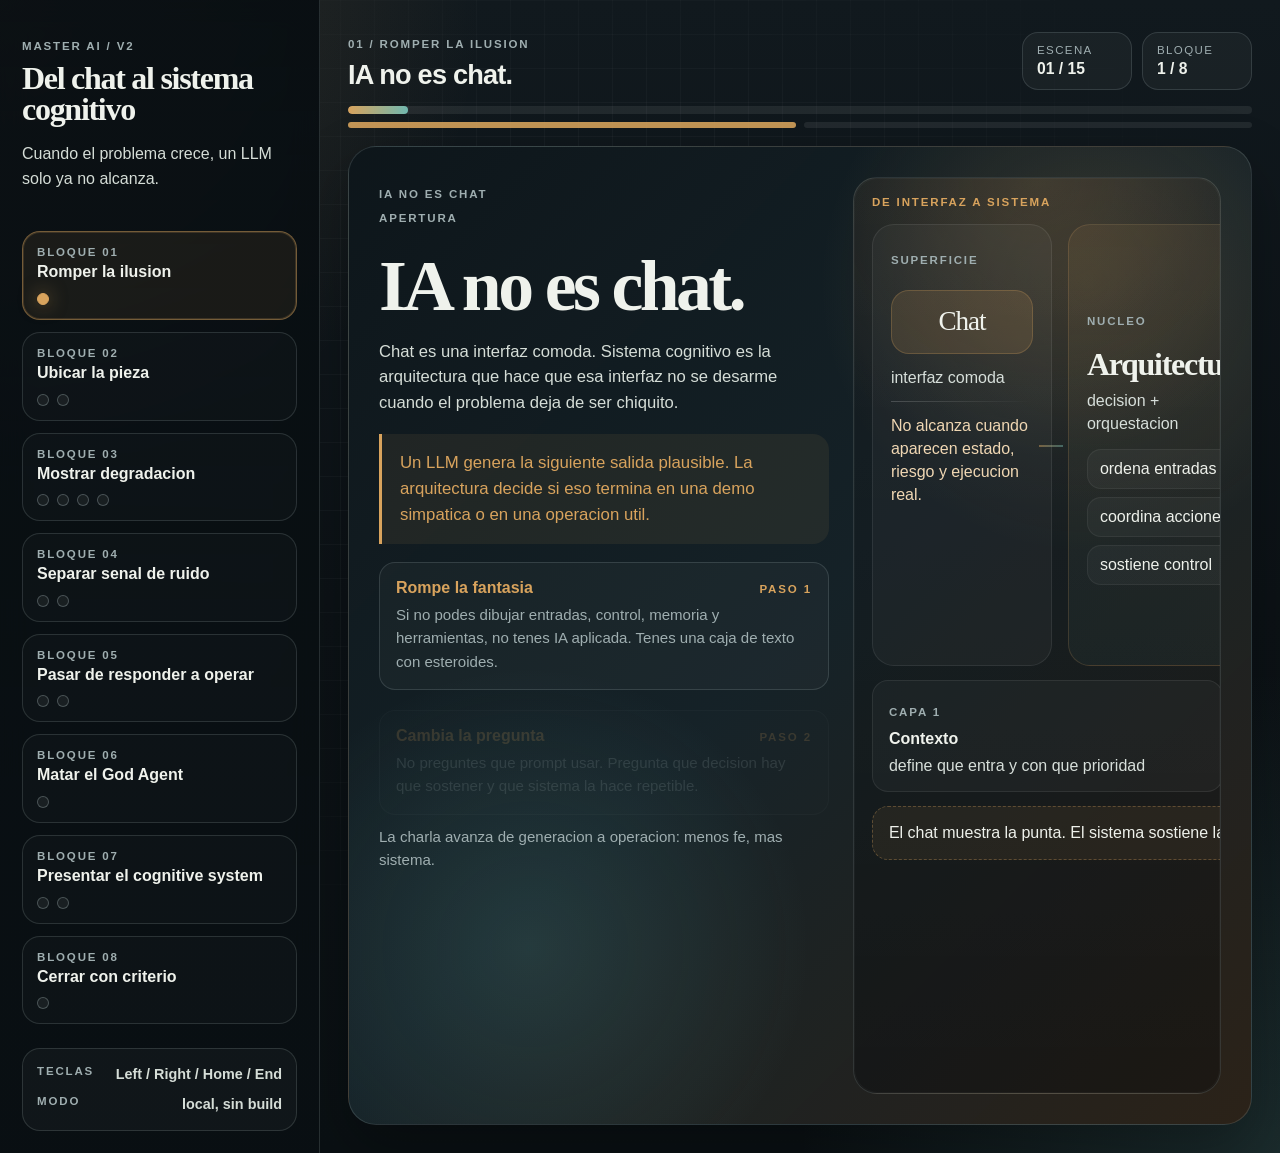
<file: capitulo-1/index.html>
<!doctype html>
<html lang="es">
  <head>
    <meta charset="UTF-8" />
    <meta name="viewport" content="width=device-width, initial-scale=1.0" />
    <title>IA no es chat - V2</title>
    <link rel="stylesheet" href="./styles.css" />
  </head>
  <body>
    <div class="shell">
      <aside class="rail" aria-label="Indice narrativo">
        <div class="rail-header">
          <p class="rail-kicker">MASTER AI / V2</p>
          <h1>Del chat al sistema cognitivo</h1>
          <p class="rail-copy">
            Cuando el problema crece, un LLM solo ya no alcanza.
          </p>
        </div>

        <nav id="scene-index" class="rail-index"></nav>

        <div class="rail-footer">
          <p><span>Teclas</span> <strong>Left / Right / Home / End</strong></p>
          <p><span>Modo</span> <strong>local, sin build</strong></p>
        </div>
      </aside>

      <main class="main-stage">
        <header class="topbar">
          <div>
            <p id="current-block-label" class="topbar-label"></p>
            <h2 id="current-scene-title" class="topbar-title"></h2>
          </div>

          <div class="topbar-status">
            <div class="status-pill">
              <span>Escena</span>
              <strong id="scene-counter"></strong>
            </div>
            <div class="status-pill">
              <span>Bloque</span>
              <strong id="block-counter"></strong>
            </div>
          </div>
        </header>

        <div class="progress-shell" aria-hidden="true">
          <div class="progress-track">
            <div id="progress-fill" class="progress-fill"></div>
          </div>
          <div id="step-progress" class="step-progress"></div>
        </div>

        <section id="scene-stage" class="scene-stage" aria-live="polite"></section>
      </main>
    </div>

    <script src="./app.js"></script>
  </body>
</html>
</file>
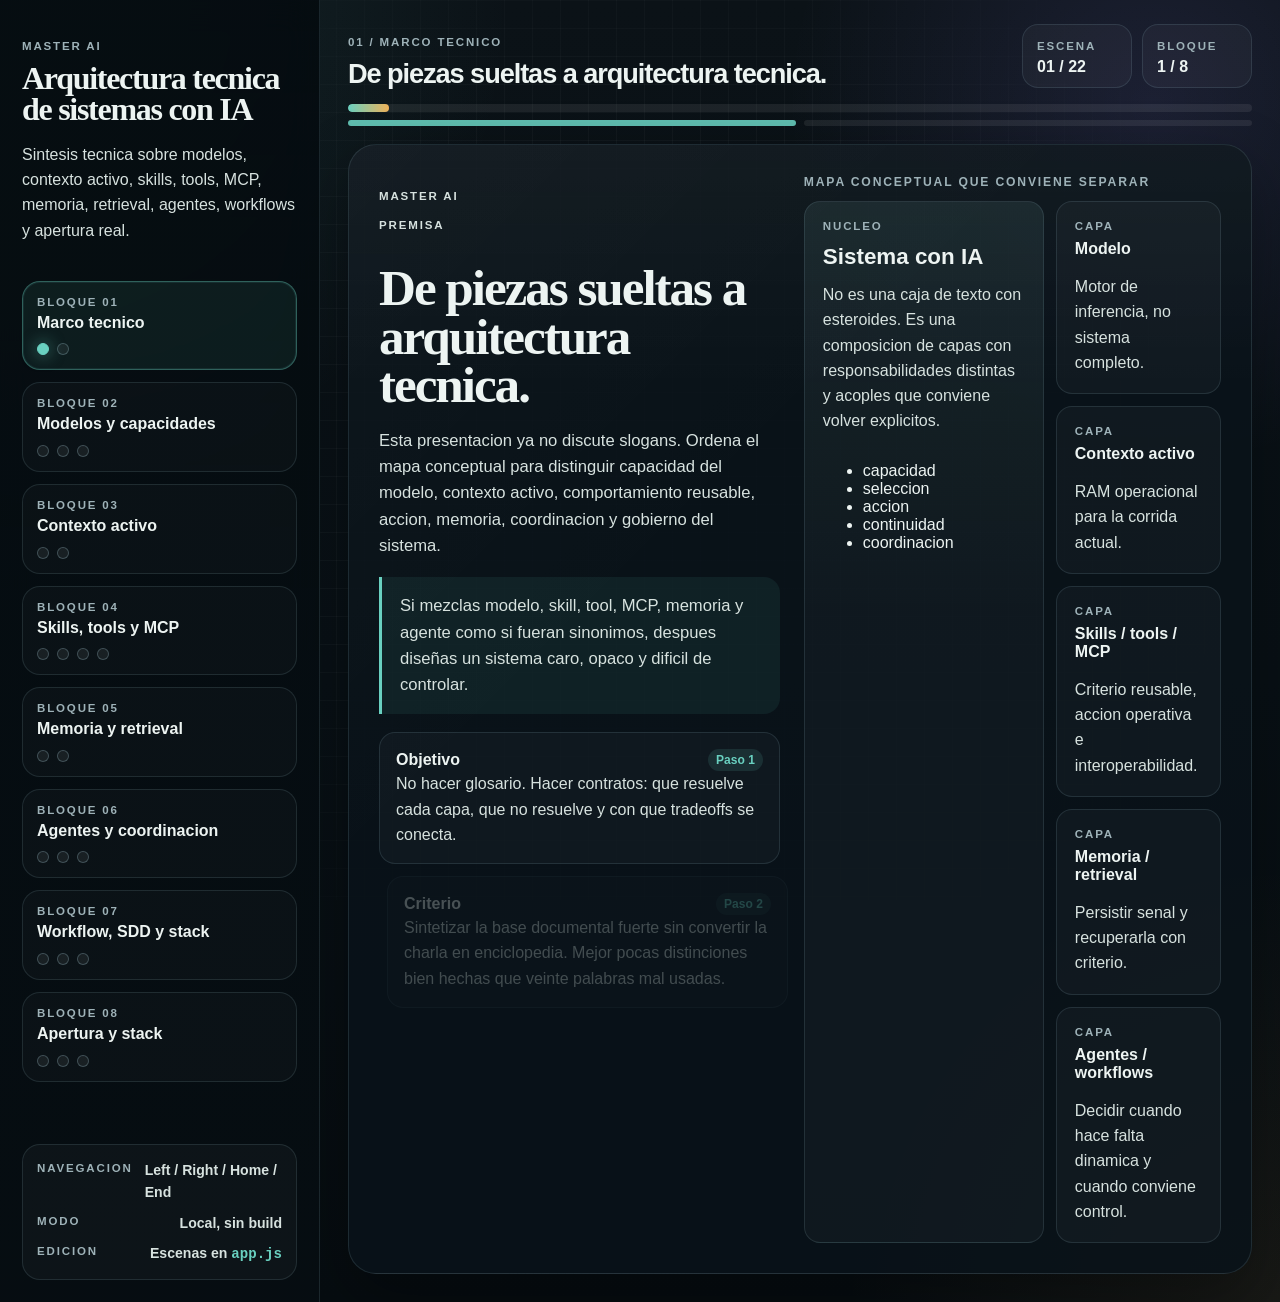
<file: capitulo-2/index.html>
<!doctype html>
<html lang="es">
  <head>
    <meta charset="UTF-8" />
    <meta name="viewport" content="width=device-width, initial-scale=1.0" />
    <title>Arquitectura tecnica de sistemas con IA</title>
    <link rel="stylesheet" href="./styles.css" />
  </head>
  <body>
    <div class="app-shell">
      <aside class="rail" aria-label="Indice tecnico">
        <div class="rail-head">
          <p class="eyebrow">MASTER AI</p>
          <h1>Arquitectura tecnica de sistemas con IA</h1>
          <p class="rail-copy">
            Sintesis tecnica sobre modelos, contexto activo, skills, tools,
            MCP, memoria, retrieval, agentes, workflows y apertura real.
          </p>
        </div>

        <nav id="scene-index" class="scene-index"></nav>

        <div class="rail-foot">
          <p><span>Navegacion</span><strong>Left / Right / Home / End</strong></p>
          <p><span>Modo</span><strong>Local, sin build</strong></p>
          <p><span>Edicion</span><strong>Escenas en <code>app.js</code></strong></p>
        </div>
      </aside>

      <main class="main-shell">
        <header class="topbar">
          <div>
            <p id="current-block-label" class="eyebrow"></p>
            <h2 id="current-scene-title"></h2>
          </div>

          <div class="topbar-stats">
            <div class="stat-box">
              <span>Escena</span>
              <strong id="scene-counter"></strong>
            </div>
            <div class="stat-box">
              <span>Bloque</span>
              <strong id="block-counter"></strong>
            </div>
          </div>
        </header>

        <section class="progress-panel" aria-hidden="true">
          <div class="progress-track">
            <div id="progress-fill" class="progress-fill"></div>
          </div>
          <div id="step-progress" class="step-progress"></div>
        </section>

        <section id="scene-stage" class="scene-stage" aria-live="polite"></section>
      </main>
    </div>

    <script src="./app.js"></script>
  </body>
</html>
</file>
<file: capitulo-1/styles.css>
:root {
  --bg: #0f1519;
  --panel: rgba(15, 24, 29, 0.78);
  --panel-soft: rgba(20, 31, 37, 0.62);
  --panel-strong: rgba(23, 37, 44, 0.92);
  --line: rgba(189, 209, 210, 0.16);
  --line-strong: rgba(189, 209, 210, 0.3);
  --text: #eff2ec;
  --muted: #9faeb0;
  --accent: #d8a35d;
  --accent-soft: #72b9b0;
  --accent-hot: #e0644f;
  --ink: #071014;
  --shadow: 0 24px 60px rgba(0, 0, 0, 0.28);
  --radius-xl: 28px;
  --radius-lg: 22px;
  --radius-md: 16px;
  --sans: "Aptos", "Segoe UI Variable", "Trebuchet MS", sans-serif;
  --serif: "Iowan Old Style", "Palatino Linotype", "Book Antiqua", serif;
  --mono: "Cascadia Code", "Consolas", monospace;
}

* {
  box-sizing: border-box;
}

html,
body {
  margin: 0;
  min-height: 100%;
}

body {
  min-height: 100vh;
  background:
    radial-gradient(circle at top left, rgba(216, 163, 93, 0.18), transparent 28%),
    radial-gradient(circle at bottom right, rgba(114, 185, 176, 0.16), transparent 28%),
    linear-gradient(180deg, #11191e, #0c1216 52%, #0a1013);
  color: var(--text);
  font-family: var(--sans);
}

body::before {
  content: "";
  position: fixed;
  inset: 0;
  background-image:
    linear-gradient(rgba(255, 255, 255, 0.03) 1px, transparent 1px),
    linear-gradient(90deg, rgba(255, 255, 255, 0.03) 1px, transparent 1px);
  background-size: 34px 34px;
  mask-image: radial-gradient(circle at center, black 42%, transparent 86%);
  pointer-events: none;
}

.shell {
  position: relative;
  z-index: 1;
  display: grid;
  grid-template-columns: 320px minmax(0, 1fr);
  min-height: 100vh;
}

.rail {
  display: grid;
  grid-template-rows: auto 1fr auto;
  gap: 24px;
  padding: 28px 22px 22px;
  border-right: 1px solid var(--line);
  background: linear-gradient(180deg, rgba(8, 14, 18, 0.92), rgba(10, 16, 19, 0.82));
  backdrop-filter: blur(14px);
}

.rail-header h1 {
  margin: 8px 0 10px;
  font-family: var(--serif);
  font-size: 2rem;
  line-height: 0.98;
  letter-spacing: -0.04em;
}

.rail-kicker,
.topbar-label,
.scene-eyebrow,
.scene-kicker,
.index-block-label,
.metric-label,
.comparison-label,
.diagram-label,
.step-chip,
.visual-caption,
.rail-footer span {
  color: var(--muted);
  font-size: 0.72rem;
  font-weight: 700;
  letter-spacing: 0.16em;
  text-transform: uppercase;
}

.rail-copy,
.scene-lead,
.scene-thesis,
.scene-note,
.comparison-copy,
.metric-value,
.workflow-caption,
.architecture-copy,
.control-copy,
.tool-copy,
.memory-copy,
.pressure-copy,
.window-copy,
.decay-copy,
.retrieval-copy,
.system-copy,
.rail-footer p {
  color: #d5ddd7;
  line-height: 1.55;
}

.rail-index {
  display: grid;
  gap: 12px;
  align-content: start;
}

.index-block {
  padding: 14px;
  border: 1px solid var(--line);
  border-radius: 18px;
  background: rgba(255, 255, 255, 0.02);
}

.index-block.is-active {
  border-color: rgba(216, 163, 93, 0.48);
  background: rgba(216, 163, 93, 0.08);
  box-shadow: inset 0 0 0 1px rgba(216, 163, 93, 0.18);
}

.index-block button,
.scene-dot {
  cursor: pointer;
}

.index-block-title {
  display: flex;
  flex-direction: column;
  gap: 5px;
  width: 100%;
  padding: 0;
  border: 0;
  background: transparent;
  color: var(--text);
  text-align: left;
}

.index-block-name {
  font-size: 1rem;
  font-weight: 700;
  line-height: 1.1;
}

.index-dots {
  display: flex;
  flex-wrap: wrap;
  gap: 8px;
  margin-top: 12px;
}

.scene-dot {
  width: 12px;
  height: 12px;
  padding: 0;
  border: 1px solid var(--line-strong);
  border-radius: 999px;
  background: rgba(255, 255, 255, 0.05);
}

.scene-dot.is-active {
  border-color: var(--accent);
  background: var(--accent);
  box-shadow: 0 0 18px rgba(216, 163, 93, 0.5);
}

.scene-dot.is-viewed {
  border-color: rgba(114, 185, 176, 0.6);
  background: rgba(114, 185, 176, 0.3);
}

.rail-footer {
  display: grid;
  gap: 8px;
  padding: 14px;
  border-radius: 18px;
  background: rgba(255, 255, 255, 0.03);
  border: 1px solid var(--line);
}

.rail-footer p {
  margin: 0;
  display: flex;
  justify-content: space-between;
  gap: 12px;
  font-size: 0.9rem;
}

.main-stage {
  display: grid;
  grid-template-rows: auto auto 1fr;
  min-width: 0;
  padding: 26px 28px 28px;
}

.topbar {
  display: flex;
  justify-content: space-between;
  align-items: end;
  gap: 18px;
  margin-bottom: 16px;
}

.topbar-title {
  margin: 8px 0 0;
  font-size: 1.7rem;
  line-height: 1.05;
  letter-spacing: -0.03em;
}

.topbar-status {
  display: flex;
  gap: 10px;
  flex-wrap: wrap;
}

.status-pill {
  min-width: 110px;
  padding: 11px 14px;
  border-radius: 16px;
  border: 1px solid var(--line);
  background: rgba(255, 255, 255, 0.04);
}

.status-pill span {
  display: block;
  color: var(--muted);
  font-size: 0.72rem;
  text-transform: uppercase;
  letter-spacing: 0.12em;
}

.status-pill strong {
  display: block;
  margin-top: 4px;
  font-size: 0.98rem;
}

.progress-shell {
  display: grid;
  gap: 8px;
  margin-bottom: 18px;
}

.progress-track {
  height: 8px;
  border-radius: 999px;
  background: rgba(255, 255, 255, 0.08);
  overflow: hidden;
}

.progress-fill {
  height: 100%;
  width: 0;
  border-radius: inherit;
  background: linear-gradient(90deg, var(--accent), var(--accent-soft));
  transition: width 240ms ease;
}

.step-progress {
  display: flex;
  gap: 8px;
}

.step-progress span {
  flex: 1;
  min-width: 0;
  height: 6px;
  border-radius: 999px;
  background: rgba(255, 255, 255, 0.08);
}

.step-progress span.is-active,
.step-progress span.is-done {
  background: rgba(216, 163, 93, 0.9);
}

.step-progress span.is-done {
  background: rgba(114, 185, 176, 0.78);
}

.scene-stage {
  min-height: 0;
}

.scene {
  height: 100%;
  min-height: calc(100vh - 156px);
  padding: 30px;
  border: 1px solid var(--line);
  border-radius: var(--radius-xl);
  background:
    linear-gradient(180deg, rgba(255, 255, 255, 0.04), transparent 28%),
    linear-gradient(135deg, rgba(255, 255, 255, 0.02), transparent 40%),
    var(--panel);
  box-shadow: var(--shadow);
}

.scene.scene-cover,
.scene.scene-close {
  display: grid;
  align-items: stretch;
}

.scene-inner {
  display: grid;
  grid-template-columns: minmax(0, 1.04fr) minmax(300px, 0.96fr);
  gap: 24px;
  height: 100%;
}

.scene-copy {
  display: grid;
  align-content: start;
  gap: 18px;
  min-width: 0;
}

.scene-copy h3 {
  margin: 0;
  font-family: var(--serif);
  font-size: clamp(2.4rem, 4vw, 4.8rem);
  line-height: 0.94;
  letter-spacing: -0.05em;
}

.scene-copy h4 {
  margin: 0;
  font-size: clamp(1.8rem, 2.8vw, 3rem);
  line-height: 0.98;
  letter-spacing: -0.04em;
}

.scene-lead {
  max-width: 62ch;
  margin: 0;
  font-size: 1.04rem;
}

.scene-thesis {
  margin: 0;
  padding: 16px 18px;
  border-left: 3px solid var(--accent);
  border-radius: 0 16px 16px 0;
  background: rgba(216, 163, 93, 0.08);
  font-size: 1.05rem;
}

.scene-beats,
.scene-metrics,
.tool-grid,
.comparison-grid,
.memory-grid,
.control-grid,
.workflow-grid,
.architecture-grid,
.pressure-grid,
.retrieval-grid,
.formula-grid,
.system-grid {
  display: grid;
  gap: 12px;
}

.scene-beat,
.metric-card,
.tool-card,
.comparison-card,
.memory-card,
.control-card,
.workflow-card,
.architecture-card,
.pressure-card,
.retrieval-card,
.formula-card,
.system-card,
.window-card,
.decay-card {
  padding: 16px;
  border: 1px solid var(--line);
  border-radius: var(--radius-md);
  background: rgba(255, 255, 255, 0.03);
}

.scene-beat.is-hidden,
.visual-node.is-hidden {
  opacity: 0.18;
  transform: translateY(8px);
}

.scene-beat {
  transition: opacity 180ms ease, transform 180ms ease;
}

.scene-beat-head {
  display: flex;
  justify-content: space-between;
  gap: 12px;
  align-items: baseline;
  margin-bottom: 6px;
}

.scene-beat strong,
.comparison-card strong,
.memory-card strong,
.control-card strong,
.workflow-card strong,
.architecture-card strong,
.tool-card strong,
.pressure-card strong,
.retrieval-card strong,
.system-card strong,
.window-card strong,
.decay-card strong,
.formula-card strong {
  font-size: 1rem;
}

.step-chip {
  color: var(--accent);
}

.scene-note {
  margin: 0;
  color: var(--muted);
  font-size: 0.94rem;
}

.scene-visual {
  display: grid;
  align-content: stretch;
}

.visual-panel {
  position: relative;
  height: 100%;
  min-height: 340px;
  padding: 18px;
  border-radius: 24px;
  border: 1px solid var(--line);
  background:
    radial-gradient(circle at top right, rgba(216, 163, 93, 0.12), transparent 30%),
    linear-gradient(180deg, rgba(255, 255, 255, 0.04), rgba(255, 255, 255, 0.01)),
    rgba(8, 13, 16, 0.62);
  overflow: hidden;
}

.visual-panel::before {
  content: "";
  position: absolute;
  inset: 0;
  border-radius: inherit;
  border: 1px solid rgba(255, 255, 255, 0.03);
  pointer-events: none;
}

.visual-caption {
  display: block;
  margin-bottom: 16px;
}

.formula-grid {
  grid-template-columns: repeat(2, minmax(0, 1fr));
}

.formula-card {
  min-height: 96px;
}

.formula-card em,
.metric-value,
.architecture-role,
.system-copy,
.pressure-copy,
.retrieval-copy,
.window-copy,
.decay-copy {
  display: block;
  margin-top: 8px;
  color: #d7dfda;
  font-style: normal;
  line-height: 1.5;
}

.comparison-grid,
.memory-grid,
.control-grid,
.workflow-grid,
.pressure-grid,
.retrieval-grid,
.system-grid {
  grid-template-columns: repeat(2, minmax(0, 1fr));
}

.comparison-card.bad {
  border-color: rgba(224, 100, 79, 0.36);
  background: rgba(224, 100, 79, 0.08);
}

.comparison-card.good,
.memory-card.good,
.workflow-card.good,
.control-card.good,
.system-card.good,
.retrieval-card.good,
.pressure-card.good {
  border-color: rgba(114, 185, 176, 0.36);
  background: rgba(114, 185, 176, 0.08);
}

.metric-strip {
  display: grid;
  grid-template-columns: repeat(3, minmax(0, 1fr));
  gap: 12px;
}

.metric-card strong {
  display: block;
  font-size: 1.8rem;
  font-family: var(--serif);
}

.window-stack {
  display: grid;
  gap: 10px;
  margin-top: 20px;
}

.window-card {
  position: relative;
  padding-left: 60px;
}

.window-card::before {
  content: attr(data-slot);
  position: absolute;
  left: 16px;
  top: 16px;
  width: 30px;
  height: 30px;
  display: grid;
  place-items: center;
  border-radius: 999px;
  background: rgba(216, 163, 93, 0.14);
  color: var(--accent);
  font-size: 0.75rem;
  font-weight: 700;
}

.window-overflow {
  margin-top: 12px;
  padding: 14px 16px;
  border: 1px dashed rgba(224, 100, 79, 0.5);
  border-radius: 16px;
  color: #ffd8d2;
  background: rgba(224, 100, 79, 0.09);
}

.decay-axis {
  display: flex;
  justify-content: space-between;
  gap: 12px;
  margin-top: 10px;
  color: var(--muted);
  font-size: 0.78rem;
  font-weight: 700;
  letter-spacing: 0.08em;
  text-transform: uppercase;
}

.decay-stack {
  display: grid;
  gap: 12px;
  margin-top: 12px;
}

.decay-card {
  padding: 16px;
  border: 1px solid rgba(114, 185, 176, 0.24);
  border-radius: 18px;
  background: linear-gradient(180deg, rgba(114, 185, 176, 0.08), rgba(255, 255, 255, 0.02));
}

.decay-card.mid {
  border-color: rgba(216, 163, 93, 0.28);
  background: linear-gradient(180deg, rgba(216, 163, 93, 0.09), rgba(255, 255, 255, 0.02));
}

.decay-card.low {
  border-color: rgba(224, 100, 79, 0.36);
  background: linear-gradient(180deg, rgba(224, 100, 79, 0.1), rgba(255, 255, 255, 0.02));
}

.decay-card-head {
  display: flex;
  justify-content: space-between;
  gap: 18px;
  align-items: start;
}

.decay-card-head strong {
  display: block;
  margin-top: 4px;
  font-size: 1.02rem;
}

.decay-score-block {
  flex-shrink: 0;
  text-align: right;
}

.decay-score {
  display: block;
  font-family: var(--serif);
  font-size: 2rem;
  line-height: 0.92;
  letter-spacing: -0.04em;
}

.decay-meter {
  margin-top: 12px;
  height: 12px;
  border-radius: 999px;
  background: rgba(255, 255, 255, 0.07);
  overflow: hidden;
}

.decay-meter-fill {
  height: 100%;
  border-radius: inherit;
  background: linear-gradient(90deg, rgba(114, 185, 176, 0.94), rgba(216, 163, 93, 0.9));
}

.decay-meter-fill.mid {
  background: linear-gradient(90deg, rgba(216, 163, 93, 0.96), rgba(216, 163, 93, 0.62));
}

.decay-meter-fill.low {
  background: linear-gradient(90deg, rgba(224, 100, 79, 0.96), rgba(224, 100, 79, 0.56));
}

.decay-card-copy {
  margin: 12px 0 0;
  color: #dce3de;
  line-height: 1.48;
}

.decay-summary {
  margin-top: 14px;
}

.retrieval-flow {
  display: grid;
  gap: 10px;
}

.retrieval-card {
  position: relative;
}

.retrieval-card::after {
  content: "";
  position: absolute;
  right: -8px;
  top: 50%;
  width: 16px;
  height: 2px;
  background: rgba(216, 163, 93, 0.55);
  transform: translateY(-50%);
}

.retrieval-card:last-child::after {
  display: none;
}

.memory-grid {
  align-items: start;
}

.memory-card.bad {
  border-color: rgba(224, 100, 79, 0.38);
}

.memory-list,
.tool-list,
.system-list {
  margin: 10px 0 0;
  padding-left: 18px;
  color: #dbe3de;
}

.tool-grid,
.architecture-grid {
  grid-template-columns: repeat(3, minmax(0, 1fr));
}

.tool-card {
  min-height: 150px;
}

.tool-card strong,
.architecture-card strong {
  display: block;
  margin-bottom: 6px;
}

.workflow-grid,
.control-grid,
.pressure-grid,
.system-grid {
  margin-top: 16px;
}

.workflow-card.bad,
.system-card.bad,
.pressure-card.bad {
  border-color: rgba(224, 100, 79, 0.36);
  background: rgba(224, 100, 79, 0.08);
}

.architecture-card {
  min-height: 164px;
}

.architecture-role {
  color: var(--muted);
}

.scene-cover {
  background:
    radial-gradient(circle at 82% 14%, rgba(216, 163, 93, 0.18), transparent 24%),
    radial-gradient(circle at 20% 82%, rgba(114, 185, 176, 0.16), transparent 26%),
    linear-gradient(135deg, rgba(13, 22, 27, 0.94), rgba(22, 34, 40, 0.96) 50%, rgba(44, 35, 25, 0.98)),
    rgba(11, 17, 21, 0.96);
}

.scene-cover .scene-inner,
.scene-close .scene-inner {
  grid-template-columns: minmax(0, 1.1fr) minmax(280px, 0.9fr);
}

.scene-cover .scene-copy h3,
.scene-close .scene-copy h3 {
  font-size: clamp(3rem, 5.6vw, 5.8rem);
}

.scene-cover .scene-thesis,
.scene-close .scene-thesis {
  max-width: 34rem;
}

.scene-cover .scene-note,
.scene-close .scene-note {
  max-width: 36rem;
}

.scene-cover .visual-panel,
.scene-close .visual-panel {
  background:
    radial-gradient(circle at top, rgba(216, 163, 93, 0.16), transparent 30%),
    linear-gradient(180deg, rgba(255, 255, 255, 0.04), transparent),
    rgba(4, 8, 10, 0.34);
}

.system-map {
  overflow: hidden;
}

.system-map-shell {
  display: grid;
  gap: 14px;
}

.system-map-layout {
  display: grid;
  grid-template-columns: minmax(180px, 0.78fr) minmax(180px, 0.88fr) minmax(320px, 1.34fr);
  gap: 16px;
  align-items: stretch;
}

.system-map-surface,
.system-map-core,
.system-map-layers {
  position: relative;
  min-width: 0;
  padding: 18px;
  border-radius: 22px;
  border: 1px solid rgba(255, 255, 255, 0.08);
  background: rgba(255, 255, 255, 0.035);
}

.system-map-surface::after,
.system-map-core::after {
  content: "";
  position: absolute;
  top: 50%;
  right: -12px;
  width: 24px;
  height: 2px;
  background: linear-gradient(90deg, rgba(216, 163, 93, 0.45), rgba(114, 185, 176, 0.45));
}

.system-map-surface {
  display: grid;
  align-content: start;
  gap: 12px;
}

.system-map-surface-badge {
  display: inline-flex;
  align-items: center;
  justify-content: center;
  min-height: 64px;
  padding: 10px 16px;
  border-radius: 18px;
  background: rgba(216, 163, 93, 0.14);
  border: 1px solid rgba(216, 163, 93, 0.24);
  color: var(--text);
  font-family: var(--serif);
  font-size: 1.7rem;
  letter-spacing: -0.04em;
}

.system-map-surface-copy,
.system-map-surface-warning,
.system-map-core-copy,
.system-map-layer p,
.system-map-card p:last-child {
  margin: 0;
  color: #d7dfda;
  line-height: 1.45;
}

.system-map-surface-divider {
  height: 1px;
  background: linear-gradient(90deg, rgba(255,255,255,0.18), transparent);
}

.system-map-surface-warning {
  color: #f0d7b3;
}

.system-map-core {
  display: grid;
  align-content: center;
  gap: 10px;
  background: linear-gradient(180deg, rgba(216, 163, 93, 0.09), rgba(114, 185, 176, 0.05));
  border-color: rgba(216, 163, 93, 0.18);
}

.system-map-core h4 {
  margin: 0;
  font-family: var(--serif);
  font-size: 2rem;
  line-height: 0.95;
  letter-spacing: -0.04em;
}

.system-map-core-list {
  display: grid;
  gap: 8px;
  margin: 4px 0 0;
  padding: 0;
  list-style: none;
}

.system-map-core-list li {
  padding: 10px 12px;
  border-radius: 14px;
  background: rgba(255, 255, 255, 0.035);
  border: 1px solid rgba(255, 255, 255, 0.06);
  color: #eef1eb;
}

.system-map-layers {
  display: grid;
  align-content: start;
  gap: 14px;
}

.system-map-layers-head {
  display: flex;
  justify-content: space-between;
  gap: 12px;
  align-items: center;
}

.system-map-layers-head span {
  color: var(--muted);
  font-size: 0.82rem;
  font-weight: 700;
}

.system-map-layer-grid {
  display: grid;
  grid-template-columns: repeat(2, minmax(0, 1fr));
  gap: 12px;
}

.system-map-layer {
  min-width: 0;
  padding: 14px;
  border-radius: 18px;
  border: 1px solid rgba(255, 255, 255, 0.08);
  background: rgba(255, 255, 255, 0.03);
  transition: opacity 180ms ease, transform 180ms ease, border-color 180ms ease;
}

.system-map-layer strong {
  display: block;
  margin: 4px 0 8px;
  font-size: 1.05rem;
}

.system-map-layer.is-visible {
  border-color: rgba(114, 185, 176, 0.24);
  background: linear-gradient(180deg, rgba(114, 185, 176, 0.08), rgba(255, 255, 255, 0.02));
}

.system-map-layer.is-hidden {
  opacity: 0.22;
  transform: translateY(4px);
}

.system-map-summary {
  display: grid;
  grid-template-columns: repeat(2, minmax(0, 1fr));
  gap: 10px;
}

.system-map-card {
  padding: 14px 16px;
  border-radius: 16px;
  border: 1px solid rgba(255, 255, 255, 0.08);
  background: rgba(255, 255, 255, 0.03);
}

.system-map-card strong {
  display: block;
  margin: 4px 0 6px;
  font-size: 1rem;
}

.system-map-card p:last-child {
  margin: 0;
}

.system-map-footer {
  padding: 14px 16px;
  border-radius: 16px;
  border: 1px dashed rgba(216, 163, 93, 0.32);
  background: rgba(216, 163, 93, 0.08);
  color: #eef1eb;
  line-height: 1.5;
}

.system-map.is-closing .system-map-footer {
  border-color: rgba(114, 185, 176, 0.36);
  background: rgba(114, 185, 176, 0.08);
}

.system-map.is-closing .system-map-surface-badge {
  background: rgba(114, 185, 176, 0.12);
  border-color: rgba(114, 185, 176, 0.24);
}

.system-map.is-closing .system-map-core {
  border-color: rgba(114, 185, 176, 0.2);
  background: linear-gradient(180deg, rgba(114, 185, 176, 0.09), rgba(216, 163, 93, 0.05));
}

.tone-ember .scene-thesis,
.tone-ember .status-pill strong,
.tone-ember .scene-beat strong,
.tone-ember .visual-caption,
.tone-ember .step-chip,
.tone-ember .formula-card strong,
.tone-ember .metric-card strong {
  color: var(--accent);
}

.tone-teal .scene-thesis,
.tone-teal .status-pill strong,
.tone-teal .scene-beat strong,
.tone-teal .visual-caption,
.tone-teal .step-chip,
.tone-teal .comparison-card.good strong,
.tone-teal .memory-card.good strong,
.tone-teal .control-card.good strong,
.tone-teal .workflow-card.good strong,
.tone-teal .retrieval-card.good strong,
.tone-teal .system-card.good strong {
  color: var(--accent-soft);
}

.tone-fire .scene-thesis,
.tone-fire .status-pill strong,
.tone-fire .scene-beat strong,
.tone-fire .visual-caption,
.tone-fire .step-chip,
.tone-fire .comparison-card.bad strong,
.tone-fire .pressure-card.bad strong,
.tone-fire .system-card.bad strong,
.tone-fire .workflow-card.bad strong {
  color: var(--accent-hot);
}

@media (max-width: 1180px) {
  .shell {
    grid-template-columns: 1fr;
  }

  .rail {
    position: sticky;
    top: 0;
    z-index: 4;
    grid-template-rows: auto auto;
    border-right: 0;
    border-bottom: 1px solid var(--line);
  }

  .rail-index {
    grid-auto-flow: column;
    grid-auto-columns: minmax(220px, 1fr);
    overflow-x: auto;
    padding-bottom: 6px;
  }

  .rail-footer {
    display: none;
  }

  .scene-inner,
  .scene-cover .scene-inner,
  .scene-close .scene-inner {
    grid-template-columns: 1fr;
  }

  .system-map-layout {
    grid-template-columns: 1fr;
  }

  .system-map-surface::after,
  .system-map-core::after {
    top: auto;
    right: auto;
    left: 24px;
    bottom: -12px;
    width: 2px;
    height: 24px;
    background: linear-gradient(180deg, rgba(216, 163, 93, 0.45), rgba(114, 185, 176, 0.45));
  }

  .system-map-layer-grid {
    grid-template-columns: repeat(2, minmax(0, 1fr));
  }

  .tool-grid,
  .architecture-grid,
  .comparison-grid,
  .memory-grid,
  .workflow-grid,
  .control-grid,
  .pressure-grid,
  .retrieval-grid,
  .system-grid,
  .metric-strip,
  .formula-grid {
    grid-template-columns: repeat(2, minmax(0, 1fr));
  }
}

@media (max-width: 760px) {
  .main-stage {
    padding: 18px;
  }

  .scene {
    min-height: auto;
    padding: 18px;
  }

  .topbar {
    align-items: start;
    flex-direction: column;
  }

  .tool-grid,
  .architecture-grid,
  .comparison-grid,
  .memory-grid,
  .workflow-grid,
  .control-grid,
  .pressure-grid,
  .retrieval-grid,
  .system-grid,
  .metric-strip,
  .formula-grid {
    grid-template-columns: 1fr;
  }

  .decay-card-head {
    flex-direction: column;
    gap: 10px;
  }

  .decay-score-block {
    text-align: left;
  }

  .scene-copy h3,
  .scene-cover .scene-copy h3,
  .scene-close .scene-copy h3 {
    font-size: 2.5rem;
  }

  .scene-copy h4 {
    font-size: 1.7rem;
  }

  .system-map-summary {
    grid-template-columns: 1fr;
  }

  .system-map-layer-grid {
    grid-template-columns: 1fr;
  }
}
</file>
<file: capitulo-2/styles.css>
:root {
  --bg: #091015;
  --panel: rgba(10, 19, 26, 0.88);
  --panel-strong: rgba(12, 23, 31, 0.96);
  --panel-soft: rgba(18, 31, 39, 0.72);
  --line: rgba(159, 196, 208, 0.14);
  --line-strong: rgba(159, 196, 208, 0.3);
  --text: #edf4f2;
  --muted: #9eb2b8;
  --cyan: #69d0c0;
  --amber: #f0b35a;
  --red: #ef7d68;
  --violet: #9986ff;
  --ink: #051015;
  --radius-xl: 28px;
  --radius-lg: 22px;
  --radius-md: 16px;
  --shadow: 0 24px 64px rgba(0, 0, 0, 0.32);
  --sans: "Aptos", "Segoe UI Variable", "Segoe UI", sans-serif;
  --serif: "Iowan Old Style", "Palatino Linotype", serif;
  --mono: "Cascadia Code", "Consolas", monospace;
}

* {
  box-sizing: border-box;
}

html,
body {
  margin: 0;
  min-height: 100%;
}

body {
  min-height: 100vh;
  color: var(--text);
  font-family: var(--sans);
  background:
    radial-gradient(circle at top left, rgba(105, 208, 192, 0.12), transparent 28%),
    radial-gradient(circle at 90% 8%, rgba(153, 134, 255, 0.12), transparent 22%),
    radial-gradient(circle at bottom right, rgba(240, 179, 90, 0.08), transparent 24%),
    linear-gradient(180deg, #0b1217, #081015 52%, #060c10);
}

body::before {
  content: "";
  position: fixed;
  inset: 0;
  pointer-events: none;
  background-image:
    linear-gradient(rgba(255, 255, 255, 0.03) 1px, transparent 1px),
    linear-gradient(90deg, rgba(255, 255, 255, 0.03) 1px, transparent 1px);
  background-size: 28px 28px;
  mask-image: radial-gradient(circle at center, black 45%, transparent 84%);
}

.app-shell {
  position: relative;
  z-index: 1;
  display: grid;
  grid-template-columns: 320px minmax(0, 1fr);
  min-height: 100vh;
}

.rail {
  display: grid;
  grid-template-rows: auto 1fr auto;
  gap: 22px;
  padding: 28px 22px 22px;
  border-right: 1px solid var(--line);
  background: linear-gradient(180deg, rgba(5, 12, 16, 0.94), rgba(7, 14, 18, 0.86));
  backdrop-filter: blur(16px);
}

.rail-head h1,
.scene-copy h3,
.scene-copy h4 {
  margin: 0;
  font-family: var(--serif);
  letter-spacing: -0.04em;
}

.rail-head h1 {
  margin-top: 10px;
  font-size: 2rem;
  line-height: 0.98;
}

.eyebrow,
.card-meta,
.table-head,
.flow-step-index,
.rule-index,
.loop-tag,
.map-label,
.compare-side,
.rail-foot span,
.stat-box span {
  color: var(--muted);
  text-transform: uppercase;
  letter-spacing: 0.16em;
  font-size: 0.72rem;
  font-weight: 700;
}

.rail-copy,
.scene-copy p,
.card-copy,
.compare-card p,
.flow-step p,
.rule-copy,
.map-core p,
.map-node p,
.loop-step p,
.table-cell,
.rail-foot p {
  color: #d7e2df;
  line-height: 1.58;
}

.scene-index {
  display: grid;
  gap: 12px;
  align-content: start;
}

.index-group {
  padding: 14px;
  border-radius: 18px;
  border: 1px solid var(--line);
  background: rgba(255, 255, 255, 0.025);
}

.index-group.is-active {
  border-color: rgba(105, 208, 192, 0.38);
  background: rgba(105, 208, 192, 0.08);
  box-shadow: inset 0 0 0 1px rgba(105, 208, 192, 0.1);
}

.index-trigger,
.scene-dot {
  cursor: pointer;
}

.index-trigger {
  width: 100%;
  display: grid;
  gap: 6px;
  padding: 0;
  border: 0;
  background: transparent;
  color: var(--text);
  text-align: left;
}

.index-title {
  font-size: 1rem;
  line-height: 1.1;
  font-weight: 700;
}

.index-dots {
  display: flex;
  flex-wrap: wrap;
  gap: 8px;
  margin-top: 12px;
}

.scene-dot {
  width: 12px;
  height: 12px;
  padding: 0;
  border-radius: 999px;
  border: 1px solid var(--line-strong);
  background: rgba(255, 255, 255, 0.06);
}

.scene-dot.is-active {
  border-color: var(--cyan);
  background: var(--cyan);
  box-shadow: 0 0 16px rgba(105, 208, 192, 0.6);
}

.scene-dot.is-viewed {
  border-color: rgba(240, 179, 90, 0.58);
  background: rgba(240, 179, 90, 0.35);
}

.rail-foot {
  display: grid;
  gap: 8px;
  padding: 14px;
  border-radius: 18px;
  border: 1px solid var(--line);
  background: rgba(255, 255, 255, 0.03);
}

.rail-foot p {
  margin: 0;
  display: flex;
  justify-content: space-between;
  gap: 12px;
  font-size: 0.88rem;
}

.rail-foot code {
  font-family: var(--mono);
  color: var(--cyan);
}

.main-shell {
  display: grid;
  grid-template-rows: auto auto 1fr;
  gap: 0;
  padding: 24px 28px 28px;
  min-width: 0;
}

.topbar {
  display: flex;
  align-items: end;
  justify-content: space-between;
  gap: 18px;
  margin-bottom: 16px;
}

.topbar h2 {
  margin: 8px 0 0;
  font-size: 1.7rem;
  line-height: 1.04;
  letter-spacing: -0.04em;
}

.topbar-stats {
  display: flex;
  gap: 10px;
  flex-wrap: wrap;
}

.stat-box {
  min-width: 110px;
  padding: 11px 14px;
  border-radius: 16px;
  border: 1px solid var(--line);
  background: rgba(255, 255, 255, 0.035);
}

.stat-box strong {
  display: block;
  margin-top: 4px;
  font-size: 1rem;
}

.progress-panel {
  display: grid;
  gap: 8px;
  margin-bottom: 18px;
}

.progress-track {
  height: 8px;
  border-radius: 999px;
  overflow: hidden;
  background: rgba(255, 255, 255, 0.08);
}

.progress-fill {
  width: 0;
  height: 100%;
  border-radius: inherit;
  background: linear-gradient(90deg, var(--cyan), var(--amber));
  transition: width 220ms ease;
}

.step-progress {
  display: flex;
  gap: 8px;
}

.step-progress span {
  flex: 1;
  height: 6px;
  border-radius: 999px;
  background: rgba(255, 255, 255, 0.08);
}

.step-progress span.is-active,
.step-progress span.is-done {
  background: rgba(105, 208, 192, 0.9);
}

.step-progress span.is-done {
  background: rgba(240, 179, 90, 0.85);
}

.scene-stage {
  min-height: 0;
}

.scene {
  min-height: calc(100vh - 154px);
  padding: 30px;
  border-radius: var(--radius-xl);
  border: 1px solid var(--line);
  background:
    linear-gradient(180deg, rgba(255, 255, 255, 0.03), transparent 22%),
    linear-gradient(135deg, rgba(255, 255, 255, 0.02), transparent 38%),
    var(--panel);
  box-shadow: var(--shadow);
}

.scene-inner {
  display: grid;
  grid-template-columns: minmax(0, 0.98fr) minmax(320px, 1.02fr);
  gap: 24px;
  height: 100%;
}

.scene-copy {
  display: grid;
  align-content: start;
  gap: 18px;
  min-width: 0;
}

.scene-copy h3 {
  font-size: clamp(2.5rem, 4vw, 4.8rem);
  line-height: 0.95;
}

.scene-copy h4 {
  font-size: clamp(1.85rem, 2.8vw, 3rem);
  line-height: 0.98;
}

.scene-lead {
  margin: 0;
  max-width: 62ch;
  font-size: 1.04rem;
}

.scene-thesis {
  margin: 0;
  padding: 16px 18px;
  border-radius: 0 16px 16px 0;
  border-left: 3px solid var(--cyan);
  background: rgba(105, 208, 192, 0.08);
  font-size: 1.04rem;
}

.scene-beats,
.grid-cards,
.compare-grid,
.flow-stack,
.rules-stack,
.loop-stack,
.table-grid,
.map-grid,
.dag-grid {
  display: grid;
  gap: 12px;
}

.scene-beat,
.card,
.compare-card,
.flow-step,
.rule-card,
.loop-step,
.map-core,
.map-node,
.dag-phase,
.table-row,
.visual-note {
  border: 1px solid var(--line);
  border-radius: var(--radius-md);
  background: rgba(255, 255, 255, 0.03);
}

.scene-beat {
  padding: 16px;
}

.scene-beat.is-hidden {
  opacity: 0.28;
  transform: translateX(8px);
}

.scene-beat-head {
  display: flex;
  justify-content: space-between;
  gap: 12px;
  align-items: center;
}

.step-chip {
  padding: 4px 8px;
  border-radius: 999px;
  background: rgba(105, 208, 192, 0.12);
  color: var(--cyan);
  font-size: 0.75rem;
  font-weight: 700;
}

.scene-note {
  margin: 0;
  color: var(--muted);
}

.scene-visual {
  min-width: 0;
}

.visual-panel {
  display: grid;
  gap: 12px;
  height: 100%;
}

.visual-caption {
  color: var(--muted);
  font-size: 0.76rem;
  text-transform: uppercase;
  letter-spacing: 0.15em;
  font-weight: 700;
}

.grid-cards {
  grid-template-columns: repeat(2, minmax(0, 1fr));
}

.card {
  padding: 16px;
}

.card strong,
.compare-card strong,
.flow-step strong,
.rule-card strong,
.loop-step strong,
.map-core h5,
.map-node strong,
.dag-phase strong {
  display: block;
  margin-bottom: 8px;
  font-size: 1rem;
}

.card-meta {
  display: block;
  margin-bottom: 8px;
}

.card-copy,
.flow-step p,
.rule-copy,
.compare-card p,
.loop-step p,
.map-node p,
.map-core p,
.dag-phase p {
  margin: 0;
}

.card ul,
.compare-card ul,
.rule-card ul,
.dag-phase ul {
  margin: 12px 0 0;
  padding-left: 18px;
  color: #d7e2df;
}

.compare-grid {
  grid-template-columns: repeat(2, minmax(0, 1fr));
}

.compare-card {
  padding: 18px;
}

.compare-card.good {
  border-color: rgba(105, 208, 192, 0.28);
  background: rgba(105, 208, 192, 0.08);
}

.compare-card.bad {
  border-color: rgba(239, 125, 104, 0.28);
  background: rgba(239, 125, 104, 0.08);
}

.compare-card.neutral {
  border-color: rgba(153, 134, 255, 0.28);
  background: rgba(153, 134, 255, 0.08);
}

.flow-stack {
  position: relative;
}

.flow-step {
  position: relative;
  padding: 16px 16px 16px 54px;
}

.flow-step::before {
  content: "";
  position: absolute;
  left: 22px;
  top: 0;
  bottom: -12px;
  width: 2px;
  background: linear-gradient(180deg, rgba(105, 208, 192, 0.46), transparent);
}

.flow-step:last-child::before {
  bottom: 18px;
}

.flow-step-index {
  position: absolute;
  left: 10px;
  top: 16px;
  width: 24px;
  height: 24px;
  display: grid;
  place-items: center;
  border-radius: 999px;
  background: rgba(105, 208, 192, 0.16);
  color: var(--cyan);
}

.table-grid {
  overflow: hidden;
  border-radius: var(--radius-md);
  border: 1px solid var(--line);
}

.table-header,
.table-row {
  display: grid;
  grid-template-columns: 1.05fr repeat(3, minmax(0, 1fr));
}

.table-header {
  background: rgba(255, 255, 255, 0.04);
}

.table-head,
.table-cell,
.table-label {
  padding: 14px;
  border-right: 1px solid var(--line);
}

.table-header > *:last-child,
.table-row > *:last-child {
  border-right: 0;
}

.table-row + .table-row {
  border-top: 1px solid var(--line);
}

.table-label {
  color: var(--text);
  font-weight: 700;
}

.loop-stack {
  grid-template-columns: repeat(2, minmax(0, 1fr));
}

.loop-step {
  padding: 18px;
}

.loop-tag {
  display: inline-block;
  margin-bottom: 10px;
}

.loop-summary,
.visual-note {
  padding: 16px;
  color: #d4e0dd;
}

.map-grid {
  grid-template-columns: minmax(240px, 0.9fr) minmax(0, 1.1fr);
}

.map-core,
.map-node {
  padding: 18px;
}

.map-core {
  display: grid;
  align-content: start;
  gap: 12px;
  background:
    linear-gradient(180deg, rgba(105, 208, 192, 0.06), transparent 40%),
    rgba(255, 255, 255, 0.03);
}

.map-core h5 {
  margin: 0;
  font-size: 1.4rem;
}

.map-nodes {
  display: grid;
  gap: 12px;
}

.map-node {
  display: grid;
  gap: 8px;
}

.dag-grid {
  grid-template-columns: repeat(3, minmax(0, 1fr));
}

.dag-phase {
  padding: 16px;
}

.rule-card {
  position: relative;
}

.dag-phase em {
  display: inline-block;
  margin-top: 8px;
  color: var(--amber);
  font-style: normal;
}

.tone-cyan .scene-thesis {
  border-left-color: var(--cyan);
  background: rgba(105, 208, 192, 0.08);
}

.tone-amber .scene-thesis {
  border-left-color: var(--amber);
  background: rgba(240, 179, 90, 0.08);
}

.tone-red .scene-thesis {
  border-left-color: var(--red);
  background: rgba(239, 125, 104, 0.08);
}

.tone-violet .scene-thesis {
  border-left-color: var(--violet);
  background: rgba(153, 134, 255, 0.08);
}

@media (max-width: 1180px) {
  .app-shell {
    grid-template-columns: 1fr;
  }

  .rail {
    border-right: 0;
    border-bottom: 1px solid var(--line);
  }

  .scene {
    min-height: auto;
  }

  .scene-inner,
  .map-grid,
  .grid-cards,
  .compare-grid,
  .dag-grid,
  .loop-stack,
  .table-header,
  .table-row {
    grid-template-columns: 1fr;
  }

  .table-header {
    display: none;
  }

  .table-row {
    gap: 0;
  }

  .table-label {
    border-bottom: 1px solid var(--line);
  }

  .table-cell,
  .table-label {
    border-right: 0;
  }
}

@media (max-width: 760px) {
  .main-shell {
    padding: 20px;
  }

  .scene {
    padding: 22px;
  }

  .topbar {
    align-items: start;
    flex-direction: column;
  }

  .topbar-stats {
    width: 100%;
  }

  .stat-box {
    flex: 1;
  }
}
</file>
